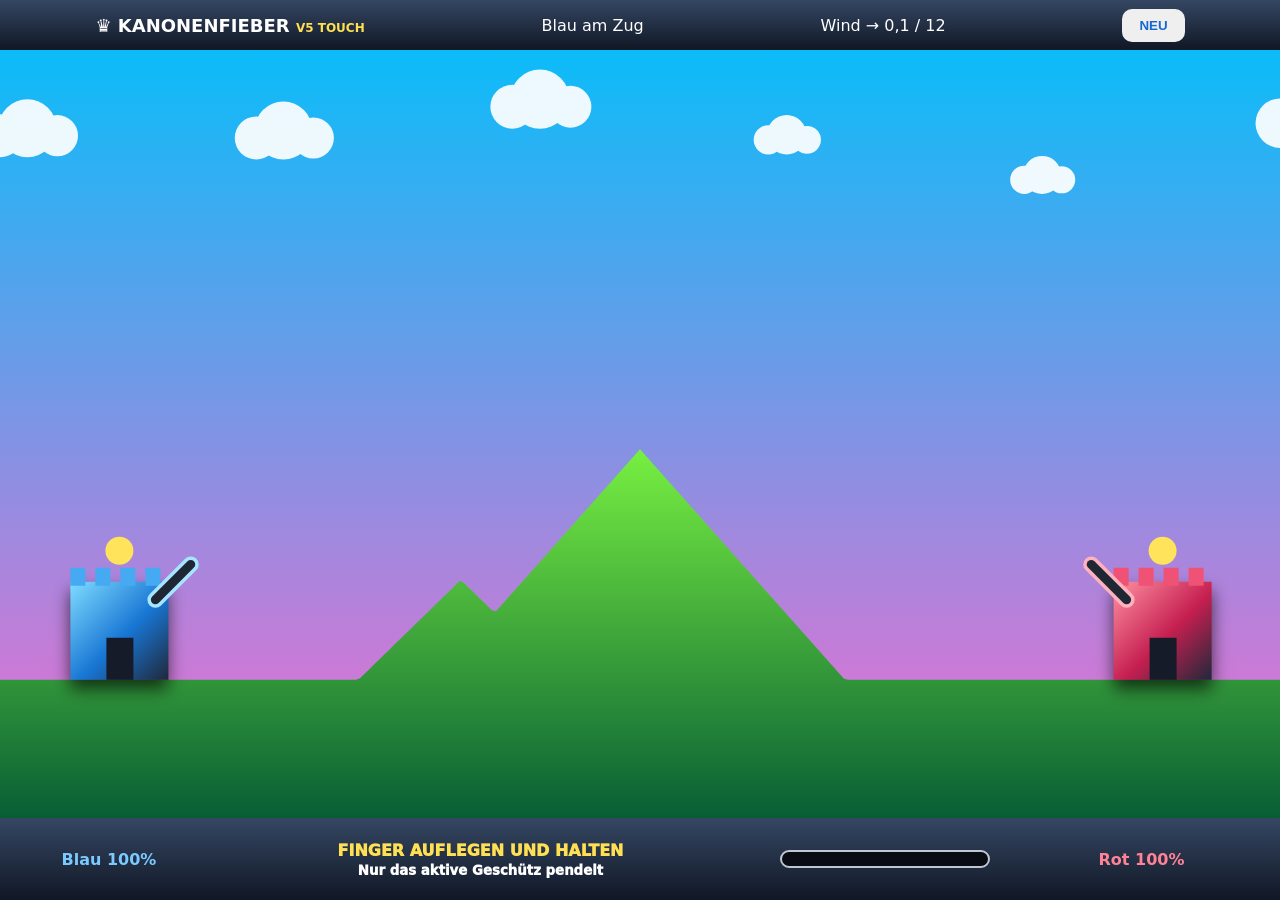
<file: index.html>
<!doctype html>
<html lang="de">
<head>
<meta charset="utf-8">
<meta name="viewport" content="width=device-width,initial-scale=1,maximum-scale=1,user-scalable=no,viewport-fit=cover">
<meta name="apple-mobile-web-app-capable" content="yes">
<title>Kanonenfieber V5 Touch</title>
<style>
*{box-sizing:border-box}html,body{margin:0;width:100%;height:100%;overflow:hidden;background:#07101c;color:#fff;font-family:system-ui,-apple-system,Segoe UI,sans-serif;touch-action:none;user-select:none;-webkit-user-select:none}#rotate{display:none}main{height:100dvh;display:grid;grid-template-rows:50px minmax(0,1fr) 82px;padding-left:env(safe-area-inset-left);padding-right:env(safe-area-inset-right)}header,footer{display:flex;align-items:center;justify-content:space-around;gap:10px;background:linear-gradient(#354763,#101725);padding:7px 12px;z-index:2}header b{font-size:18px}header em{font-style:normal;color:#ffe052;font-size:12px}button{border:0;border-radius:10px;padding:9px 17px;font-weight:900;color:#1769d2}canvas{display:block;width:100%;height:100%;touch-action:none;background:#17bfff}footer>span{width:120px;font-weight:900}.red{color:#ff8295}.blue{color:#7bc9ff}#help{min-width:380px;text-align:center;color:#ffe052;font-weight:1000}#help small{display:block;color:#fff;margin-top:3px}.meter{width:210px;height:18px;border:2px solid #bec7d2;background:#090c12;border-radius:11px;overflow:hidden}.meter i{display:block;height:100%;width:0;background:linear-gradient(90deg,#1de1ff,#ffe42e,#ff3650)}#msg{position:fixed;top:18%;left:50%;transform:translateX(-50%);font-size:42px;font-weight:1000;text-shadow:0 4px 9px #000;pointer-events:none}@media(orientation:portrait){main{display:none}#rotate{height:100%;display:flex;align-items:center;justify-content:center;text-align:center;font-size:30px;font-weight:1000}}@media(max-height:580px){main{grid-template-rows:42px minmax(0,1fr) 65px}header{font-size:12px}header b{font-size:14px}footer{padding:4px 8px}#help{min-width:300px}.meter{width:170px}}
</style>
</head>
<body>
<div id="rotate">Bitte das iPad ins Querformat drehen.</div>
<main>
<header><b>♛ KANONENFIEBER <em>V5 TOUCH</em></b><span id="turn">Blau am Zug</span><span id="wind">Wind • 0,0 / 12</span><button id="new">NEU</button></header>
<canvas id="game" aria-label="Spielfeld"></canvas>
<footer><span class="blue" id="hp0">Blau 100%</span><div id="help">FINGER AUFLEGEN UND HALTEN<small>Nur das aktive Geschütz pendelt</small></div><div class="meter"><i id="power"></i></div><span class="red" id="hp1">Rot 100%</span></footer>
<div id="msg"></div>
</main>
<script>
(function(){
'use strict';
var canvas=document.getElementById('game');
var ctx=canvas.getContext('2d');
var W=0,H=0,D=1,ground=0,last=performance.now();
var active=0,phase='ready',holding=false,aimDirection=1,powerDirection=1;
var wind=0,targetWind=0,shot=null,gameOver=false,shake=0;
var players=[{hp:100,angle:45,power:55},{hp:100,angle:45,power:55}];
var hills=[],clouds=[],particles=[];
function byId(id){return document.getElementById(id)}
function clamp(v,a,b){return Math.max(a,Math.min(b,v))}
function castle(i){return{x:i?W*0.87:W*0.055,y:ground-98,w:98,h:98}}
function pivot(i){var b=castle(i);return{x:i?b.x+13:b.x+85,y:b.y+18}}
function terrainY(px){var y=ground;for(var i=0;i<hills.length;i++){var m=hills[i],dist=Math.abs(px-m.x);if(dist<m.w)y=Math.min(y,ground-m.h*(1-dist/m.w))}return y}
function resize(){var r=canvas.getBoundingClientRect();D=Math.min(window.devicePixelRatio||1,2);W=Math.max(320,r.width);H=Math.max(200,r.height);canvas.width=Math.round(W*D);canvas.height=Math.round(H*D);ctx.setTransform(D,0,0,D,0,0);ground=H*0.82;if(!hills.length)reset()}
function reset(){players[0]={hp:100,angle:45,power:55};players[1]={hp:100,angle:45,power:55};active=0;phase='ready';holding=false;wind=0;targetWind=(Math.random()-0.5)*3;shot=null;gameOver=false;shake=0;particles=[];hills=[{x:W*0.50,w:W*0.16,h:H*0.30},{x:W*0.36,w:W*0.08,h:H*0.13}];clouds=[];for(var i=0;i<6;i++)clouds.push({x:i*W/5,y:45+Math.random()*90,s:0.6+Math.random()*0.55});updateHud();message('König Blau beginnt!',900)}
function updateHud(){byId('turn').textContent=(active?'Rot':'Blau')+' am Zug';byId('wind').textContent='Wind '+(wind<-0.1?'←':wind>0.1?'→':'•')+' '+Math.abs(wind).toFixed(1).replace('.',',')+' / 12';byId('hp0').textContent='Blau '+Math.max(0,Math.ceil(players[0].hp))+'%';byId('hp1').textContent='Rot '+Math.max(0,Math.ceil(players[1].hp))+'%';byId('power').style.width=(phase==='power'?players[active].power:0)+'%';var h=byId('help');if(phase==='ready')h.innerHTML='FINGER AUFLEGEN UND HALTEN<small>Nur das aktive Geschütz pendelt</small>';else if(phase==='aim')h.innerHTML='WINKEL '+Math.round(players[active].angle)+'°<small>Finger loslassen, um den Winkel zu speichern</small>';else if(phase==='power')h.innerHTML='KRAFT '+Math.round(players[active].power)+'%<small>Jetzt tippen, um zu schießen</small>';else if(phase==='flight')h.innerHTML='KUGEL IM FLUG<small>Die helle Linie zeigt die Flugbahn</small>';else h.innerHTML='PARTIE BEENDET<small>NEU startet ein neues Spiel</small>'}
function message(text,ms){byId('msg').textContent=text;if(ms)setTimeout(function(){if(byId('msg').textContent===text)byId('msg').textContent=''},ms)}
function burst(px,py,n,color){for(var i=0;i<n;i++){var a=Math.random()*Math.PI*2,s=30+Math.random()*180;particles.push({x:px,y:py,vx:Math.cos(a)*s,vy:Math.sin(a)*s-35,r:2+Math.random()*6,life:0.45+Math.random()*0.7,color:color||'#ff9a20'})}}
function pointerDown(e){e.preventDefault();if(gameOver||phase==='flight')return;if(phase==='ready'){phase='aim';holding=true}else if(phase==='power'){fire()}updateHud()}
function pointerUp(e){e.preventDefault();if(phase==='aim'){holding=false;phase='power';players[active].power=20;powerDirection=1;updateHud()}}
function fire(){var p=players[active],m=pivot(active),a=p.angle*Math.PI/180,side=active?-1:1;shot={x:m.x+Math.cos(a)*58*side,y:m.y-Math.sin(a)*58,vx:Math.cos(a)*p.power*5.25*side,vy:-Math.sin(a)*p.power*5.25,owner:active,age:0,path:[]};phase='flight';burst(m.x,m.y,20,'#ffd143');shake=5;updateHud()}
function hitsCastle(i){if(!shot)return false;if(i===shot.owner&&shot.age<0.5)return false;var b=castle(i);return shot.x>b.x&&shot.x<b.x+b.w&&shot.y>b.y&&shot.y<ground}
function finishShot(){var hit=hitsCastle(0)?0:(hitsCastle(1)?1:-1);burst(shot.x,shot.y,50,'#ff7b18');shake=13;if(hit>=0){players[hit].hp-=25;message(hit===shot.owner?'Eigentreffer!':'Volltreffer!',900);if(players[hit].hp<=0){gameOver=true;phase='over';message('♛ '+(hit?'Blau':'Rot')+' gewinnt! ♛',0)}}else message('Daneben!',650);shot=null;if(!gameOver){active=1-active;phase='ready';targetWind=clamp(targetWind+(Math.random()-0.5)*4,-12,12)}updateHud()}
function update(dt){if(phase==='aim'&&holding){players[active].angle+=aimDirection*44*dt;if(players[active].angle>=80){players[active].angle=80;aimDirection=-1}if(players[active].angle<=10){players[active].angle=10;aimDirection=1}}if(phase==='power'){players[active].power+=powerDirection*88*dt;if(players[active].power>=100){players[active].power=100;powerDirection=-1}if(players[active].power<=20){players[active].power=20;powerDirection=1}}wind+=(targetWind-wind)*dt*0.25;for(var c=0;c<clouds.length;c++){clouds[c].x+=wind*4*dt;if(clouds[c].x>W+100)clouds[c].x=-100;if(clouds[c].x<-100)clouds[c].x=W+100}if(shot){shot.age+=dt;shot.vx+=wind*16*dt;shot.vy+=310*dt;shot.x+=shot.vx*dt;shot.y+=shot.vy*dt;shot.path.push([shot.x,shot.y]);if(shot.path.length>120)shot.path.shift();if(hitsCastle(0)||hitsCastle(1)||shot.y>=terrainY(shot.x)||shot.x<-50||shot.x>W+50||shot.y>H+50)finishShot()}for(var i=particles.length-1;i>=0;i--){var q=particles[i];q.life-=dt;q.x+=q.vx*dt;q.y+=q.vy*dt;q.vy+=160*dt;q.r*=0.985;if(q.life<=0)particles.splice(i,1)}shake*=Math.pow(0.02,dt);updateHud()}
function drawCloud(q){ctx.fillStyle='rgba(255,255,255,.92)';ctx.beginPath();ctx.arc(q.x,q.y,23*q.s,0,Math.PI*2);ctx.arc(q.x+29*q.s,q.y-8*q.s,31*q.s,0,Math.PI*2);ctx.arc(q.x+61*q.s,q.y,22*q.s,0,Math.PI*2);ctx.fill()}
function drawCastle(i){var b=castle(i),p=players[i],grad=ctx.createLinearGradient(b.x,b.y,b.x+b.w,b.y+b.h);grad.addColorStop(0,i?'#ff91a2':'#80dcff');grad.addColorStop(0.55,i?'#c51f50':'#1876d4');grad.addColorStop(1,'#20283a');ctx.save();ctx.shadowColor='rgba(0,0,0,.65)';ctx.shadowBlur=16;ctx.shadowOffsetY=9;ctx.fillStyle=grad;ctx.fillRect(b.x,b.y,b.w,b.h);ctx.restore();ctx.fillStyle=i?'#ef5274':'#45aaf2';for(var k=0;k<4;k++)ctx.fillRect(b.x+k*25,b.y-14,15,18);ctx.fillStyle='#151b28';ctx.fillRect(b.x+36,b.y+56,27,42);ctx.fillStyle='#ffe35b';ctx.beginPath();ctx.arc(b.x+49,b.y-31,14,0,Math.PI*2);ctx.fill();var m=pivot(i),a=p.angle*Math.PI/180,side=i?-1:1;ctx.strokeStyle=i?'#ffb1bd':'#a5e5ff';ctx.lineWidth=16;ctx.lineCap='round';ctx.beginPath();ctx.moveTo(m.x,m.y);ctx.lineTo(m.x+Math.cos(a)*50*side,m.y-Math.sin(a)*50);ctx.stroke();ctx.strokeStyle='#202734';ctx.lineWidth=9;ctx.stroke();ctx.lineCap='butt'}
function draw(){ctx.save();ctx.translate((Math.random()-0.5)*shake,(Math.random()-0.5)*shake);var sky=ctx.createLinearGradient(0,0,0,H);sky.addColorStop(0,'#0bbcf9');sky.addColorStop(1,'#f66bcf');ctx.fillStyle=sky;ctx.fillRect(-20,-20,W+40,H+40);for(var i=0;i<clouds.length;i++)drawCloud(clouds[i]);var earth=ctx.createLinearGradient(0,ground-H*0.35,0,H);earth.addColorStop(0,'#83ff42');earth.addColorStop(1,'#075e35');ctx.fillStyle=earth;ctx.beginPath();ctx.moveTo(0,ground);for(var px=0;px<=W;px+=4)ctx.lineTo(px,terrainY(px));ctx.lineTo(W,H);ctx.lineTo(0,H);ctx.closePath();ctx.fill();drawCastle(0);drawCastle(1);if(shot){ctx.save();ctx.strokeStyle='#fff';ctx.shadowColor='#2decff';ctx.shadowBlur=15;ctx.lineWidth=5;ctx.setLineDash([10,6]);ctx.beginPath();for(var s=0;s<shot.path.length;s++){if(s===0)ctx.moveTo(shot.path[s][0],shot.path[s][1]);else ctx.lineTo(shot.path[s][0],shot.path[s][1])}ctx.stroke();ctx.setLineDash([]);ctx.fillStyle='#11151d';ctx.beginPath();ctx.arc(shot.x,shot.y,10,0,Math.PI*2);ctx.fill();ctx.restore()}for(var j=0;j<particles.length;j++){var f=particles[j];ctx.globalAlpha=Math.min(1,f.life*2);ctx.fillStyle=f.color;ctx.beginPath();ctx.arc(f.x,f.y,f.r,0,Math.PI*2);ctx.fill()}ctx.globalAlpha=1;ctx.restore()}
function frame(now){var dt=Math.min(0.033,(now-last)/1000);last=now;update(dt);draw();requestAnimationFrame(frame)}
canvas.addEventListener('pointerdown',pointerDown,{passive:false});canvas.addEventListener('pointerup',pointerUp,{passive:false});canvas.addEventListener('pointercancel',pointerUp,{passive:false});document.getElementById('new').addEventListener('click',function(e){e.stopPropagation();reset()});window.addEventListener('resize',resize);if('serviceWorker' in navigator){navigator.serviceWorker.getRegistrations().then(function(rs){rs.forEach(function(r){r.unregister()})});if(window.caches)caches.keys().then(function(keys){keys.forEach(function(k){caches.delete(k)})})}resize();requestAnimationFrame(frame);
})();
</script>
</body></html>
</file>
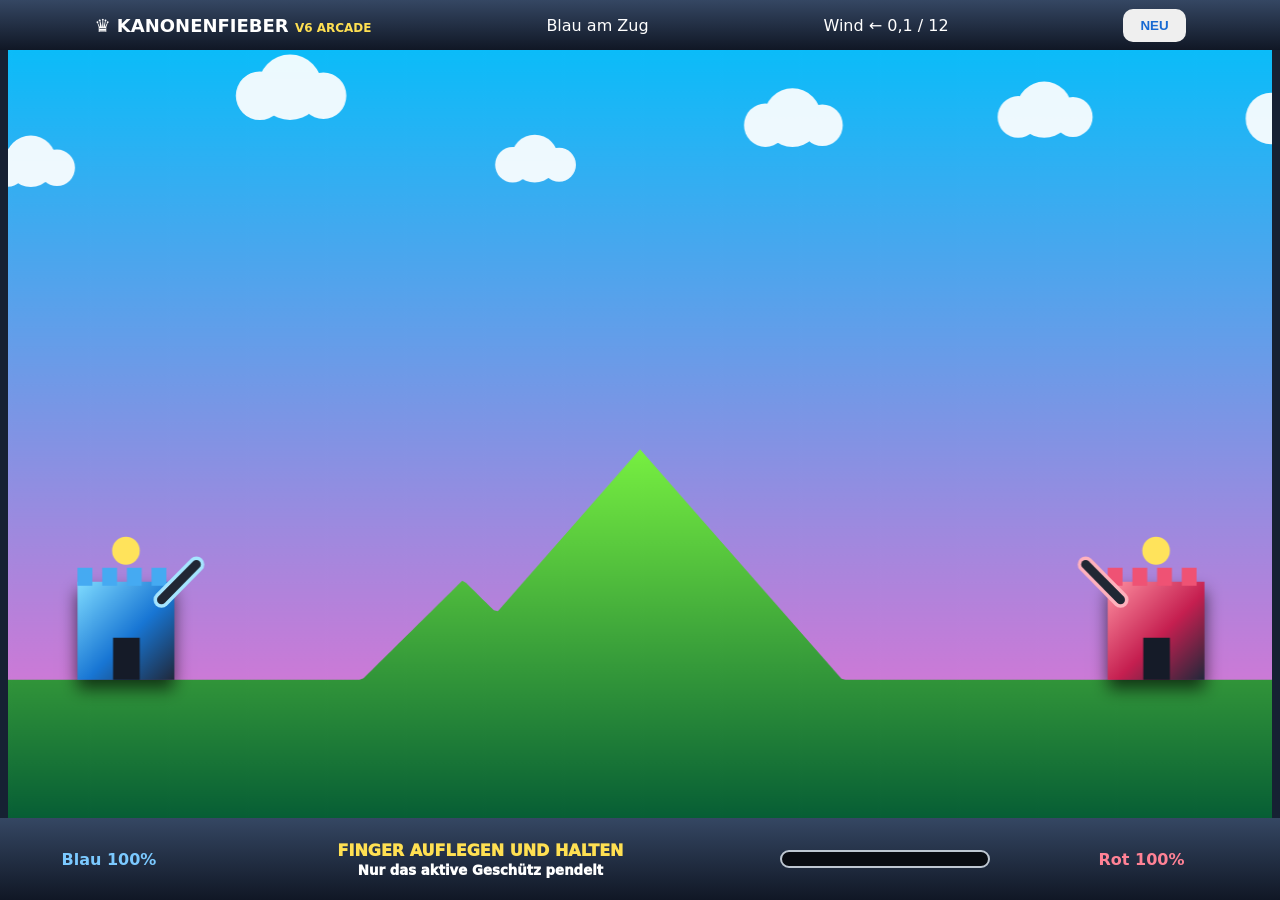
<file: index 2.html>
<!doctype html>
<html lang="de">
<head>
<meta charset="utf-8">
<meta name="viewport" content="width=device-width,initial-scale=1,maximum-scale=1,user-scalable=no,viewport-fit=cover">
<meta name="apple-mobile-web-app-capable" content="yes">
<title>Kanonenfieber V6 Arcade</title>
<style>
*{box-sizing:border-box}html,body{margin:0;width:100%;height:100%;overflow:hidden;background:#07101c;color:#fff;font-family:system-ui,-apple-system,Segoe UI,sans-serif;touch-action:none;user-select:none;-webkit-user-select:none}#rotate{display:none}main{height:100dvh;display:grid;grid-template-rows:50px minmax(0,1fr) 82px;padding-left:env(safe-area-inset-left);padding-right:env(safe-area-inset-right)}header,footer{display:flex;align-items:center;justify-content:space-around;gap:10px;background:linear-gradient(#354763,#101725);padding:7px 12px;z-index:2}header b{font-size:18px}header em{font-style:normal;color:#ffe052;font-size:12px}button{border:0;border-radius:10px;padding:9px 17px;font-weight:900;color:#1769d2}canvas{display:block;width:100%;height:100%;touch-action:none;background:#17bfff;border-left:8px solid #162133;border-right:8px solid #162133;box-shadow:inset 0 0 35px #0008}footer>span{width:120px;font-weight:900}.red{color:#ff8295}.blue{color:#7bc9ff}#help{min-width:380px;text-align:center;color:#ffe052;font-weight:1000}#help small{display:block;color:#fff;margin-top:3px}.meter{width:210px;height:18px;border:2px solid #bec7d2;background:#090c12;border-radius:11px;overflow:hidden}.meter i{display:block;height:100%;width:0;background:linear-gradient(90deg,#1de1ff,#ffe42e,#ff3650)}#msg{position:fixed;top:18%;left:50%;transform:translateX(-50%);font-size:42px;font-weight:1000;text-shadow:0 4px 9px #000;pointer-events:none}@media(orientation:portrait){main{display:none}#rotate{height:100%;display:flex;align-items:center;justify-content:center;text-align:center;font-size:30px;font-weight:1000}}@media(max-height:580px){main{grid-template-rows:42px minmax(0,1fr) 65px}header{font-size:12px}header b{font-size:14px}footer{padding:4px 8px}#help{min-width:300px}.meter{width:170px}}
</style>
</head>
<body>
<div id="rotate">Bitte das iPad ins Querformat drehen.</div>
<main>
<header><b>♛ KANONENFIEBER <em>V6 ARCADE</em></b><span id="turn">Blau am Zug</span><span id="wind">Wind • 0,0 / 12</span><button id="new">NEU</button></header>
<canvas id="game" aria-label="Spielfeld"></canvas>
<footer><span class="blue" id="hp0">Blau 100%</span><div id="help">FINGER AUFLEGEN UND HALTEN<small>Nur das aktive Geschütz pendelt</small></div><div class="meter"><i id="power"></i></div><span class="red" id="hp1">Rot 100%</span></footer>
<div id="msg"></div>
</main>
<script>
(function(){
'use strict';
var canvas=document.getElementById('game');
var ctx=canvas.getContext('2d');
var W=0,H=0,D=1,ground=0,last=performance.now();
var active=0,phase='ready',holding=false,aimDirection=1,powerDirection=1;
var wind=0,targetWind=0,shot=null,gameOver=false,shake=0;
var players=[{hp:100,angle:45,power:55},{hp:100,angle:45,power:55}];
var hills=[],clouds=[],particles=[],craters=[],debris=[];
function byId(id){return document.getElementById(id)}
function clamp(v,a,b){return Math.max(a,Math.min(b,v))}
function castle(i){return{x:i?W*0.87:W*0.055,y:ground-98,w:98,h:98}}
function pivot(i){var b=castle(i);return{x:i?b.x+13:b.x+85,y:b.y+18}}
function terrainY(px){var y=ground;for(var i=0;i<hills.length;i++){var m=hills[i],dist=Math.abs(px-m.x);if(dist<m.w)y=Math.min(y,ground-m.h*(1-dist/m.w))}for(var j=0;j<craters.length;j++){var c=craters[j],dx=Math.abs(px-c.x);if(dx<c.r){var bowl=c.depth*Math.sqrt(1-(dx*dx)/(c.r*c.r));y=Math.min(ground,y+bowl)}}return y}
function damageTerrain(px,py){var surface=terrainY(px);if(Math.abs(py-surface)<45){var r=34+Math.random()*18;craters.push({x:px,r:r,depth:r*0.72});for(var i=0;i<18;i++){var a=-Math.PI+Math.random()*Math.PI,speed=70+Math.random()*230;debris.push({x:px,y:surface-3,vx:Math.cos(a)*speed,vy:Math.sin(a)*speed-45,r:3+Math.random()*7,life:3.5})}}}
function resize(){var r=canvas.getBoundingClientRect();D=Math.min(window.devicePixelRatio||1,2);W=Math.max(320,r.width);H=Math.max(200,r.height);canvas.width=Math.round(W*D);canvas.height=Math.round(H*D);ctx.setTransform(D,0,0,D,0,0);ground=H*0.82;if(!hills.length)reset()}
function reset(){players[0]={hp:100,angle:45,power:55};players[1]={hp:100,angle:45,power:55};active=0;phase='ready';holding=false;wind=0;targetWind=(Math.random()-0.5)*3;shot=null;gameOver=false;shake=0;particles=[];craters=[];debris=[];hills=[{x:W*0.50,w:W*0.16,h:H*0.30},{x:W*0.36,w:W*0.08,h:H*0.13}];clouds=[];for(var i=0;i<6;i++)clouds.push({x:i*W/5,y:45+Math.random()*90,s:0.6+Math.random()*0.55});updateHud();message('König Blau beginnt!',900)}
function updateHud(){byId('turn').textContent=(active?'Rot':'Blau')+' am Zug';byId('wind').textContent='Wind '+(wind<-0.1?'←':wind>0.1?'→':'•')+' '+Math.abs(wind).toFixed(1).replace('.',',')+' / 12';byId('hp0').textContent='Blau '+Math.max(0,Math.ceil(players[0].hp))+'%';byId('hp1').textContent='Rot '+Math.max(0,Math.ceil(players[1].hp))+'%';byId('power').style.width=(phase==='power'?players[active].power:0)+'%';var h=byId('help');if(phase==='ready')h.innerHTML='FINGER AUFLEGEN UND HALTEN<small>Nur das aktive Geschütz pendelt</small>';else if(phase==='aim')h.innerHTML='WINKEL '+Math.round(players[active].angle)+'°<small>Finger loslassen, um den Winkel zu speichern</small>';else if(phase==='power')h.innerHTML='KRAFT '+Math.round(players[active].power)+'%<small>Jetzt tippen, um zu schießen</small>';else if(phase==='flight')h.innerHTML='KUGEL IM FLUG<small>Die helle Linie zeigt die Flugbahn</small>';else h.innerHTML='PARTIE BEENDET<small>NEU startet ein neues Spiel</small>'}
function message(text,ms){byId('msg').textContent=text;if(ms)setTimeout(function(){if(byId('msg').textContent===text)byId('msg').textContent=''},ms)}
function burst(px,py,n,color){for(var i=0;i<n;i++){var a=Math.random()*Math.PI*2,s=30+Math.random()*180;particles.push({x:px,y:py,vx:Math.cos(a)*s,vy:Math.sin(a)*s-35,r:2+Math.random()*6,life:0.45+Math.random()*0.7,color:color||'#ff9a20'})}}
function pointerDown(e){e.preventDefault();if(gameOver||phase==='flight')return;if(phase==='ready'){phase='aim';holding=true}else if(phase==='power'){fire()}updateHud()}
function pointerUp(e){e.preventDefault();if(phase==='aim'){holding=false;phase='power';players[active].power=20;powerDirection=1;updateHud()}}
function fire(){var p=players[active],m=pivot(active),a=p.angle*Math.PI/180,side=active?-1:1;shot={x:m.x+Math.cos(a)*58*side,y:m.y-Math.sin(a)*58,vx:Math.cos(a)*p.power*5.25*side,vy:-Math.sin(a)*p.power*5.25,owner:active,age:0,path:[]};phase='flight';burst(m.x,m.y,20,'#ffd143');shake=5;updateHud()}
function hitsCastle(i){if(!shot)return false;if(i===shot.owner&&shot.age<0.5)return false;var b=castle(i);return shot.x>b.x&&shot.x<b.x+b.w&&shot.y>b.y&&shot.y<ground}
function finishShot(){damageTerrain(shot.x,shot.y);var hit=hitsCastle(0)?0:(hitsCastle(1)?1:-1);burst(shot.x,shot.y,50,'#ff7b18');shake=13;if(hit>=0){players[hit].hp-=25;for(var d=0;d<22;d++){debris.push({x:shot.x,y:shot.y,vx:(Math.random()-0.5)*300,vy:-80-Math.random()*240,r:3+Math.random()*8,life:4})}message(hit===shot.owner?'Eigentreffer!':'Volltreffer!',900);if(players[hit].hp<=0){gameOver=true;phase='over';message('♛ '+(hit?'Blau':'Rot')+' gewinnt! ♛',0)}}else message('Daneben!',650);shot=null;if(!gameOver){active=1-active;phase='ready';targetWind=clamp(targetWind+(Math.random()-0.5)*4,-12,12)}updateHud()}
function update(dt){if(phase==='aim'&&holding){players[active].angle+=aimDirection*44*dt;if(players[active].angle>=80){players[active].angle=80;aimDirection=-1}if(players[active].angle<=10){players[active].angle=10;aimDirection=1}}if(phase==='power'){players[active].power+=powerDirection*88*dt;if(players[active].power>=100){players[active].power=100;powerDirection=-1}if(players[active].power<=20){players[active].power=20;powerDirection=1}}wind+=(targetWind-wind)*dt*0.25;for(var c=0;c<clouds.length;c++){clouds[c].x+=wind*16*dt;if(clouds[c].x>W+100)clouds[c].x=-100;if(clouds[c].x<-100)clouds[c].x=W+100}if(shot){shot.age+=dt;shot.vx+=wind*64*dt;shot.vy+=310*dt;shot.x+=shot.vx*dt;shot.y+=shot.vy*dt;shot.path.push([shot.x,shot.y]);if(shot.path.length>120)shot.path.shift();if(hitsCastle(0)||hitsCastle(1)||shot.y>=terrainY(shot.x)||shot.x<-50||shot.x>W+50||shot.y>H+50)finishShot()}for(var i=particles.length-1;i>=0;i--){var q=particles[i];q.life-=dt;q.x+=q.vx*dt;q.y+=q.vy*dt;q.vy+=160*dt;q.r*=0.985;if(q.life<=0)particles.splice(i,1)}for(var z=debris.length-1;z>=0;z--){var r=debris[z];r.life-=dt;r.vy+=420*dt;r.vx+=wind*2*dt;r.x+=r.vx*dt;r.y+=r.vy*dt;var gy=terrainY(r.x);if(r.y+r.r>gy&&r.vy>0){r.y=gy-r.r;r.vy*=-0.26;r.vx*=0.68}if(r.life<=0)debris.splice(z,1)}shake*=Math.pow(0.02,dt);updateHud()}
function drawCloud(q){ctx.fillStyle='rgba(255,255,255,.92)';ctx.beginPath();ctx.arc(q.x,q.y,23*q.s,0,Math.PI*2);ctx.arc(q.x+29*q.s,q.y-8*q.s,31*q.s,0,Math.PI*2);ctx.arc(q.x+61*q.s,q.y,22*q.s,0,Math.PI*2);ctx.fill()}
function drawCastle(i){var b=castle(i),p=players[i],grad=ctx.createLinearGradient(b.x,b.y,b.x+b.w,b.y+b.h);grad.addColorStop(0,i?'#ff91a2':'#80dcff');grad.addColorStop(0.55,i?'#c51f50':'#1876d4');grad.addColorStop(1,'#20283a');ctx.save();ctx.shadowColor='rgba(0,0,0,.65)';ctx.shadowBlur=16;ctx.shadowOffsetY=9;ctx.fillStyle=grad;ctx.fillRect(b.x,b.y,b.w,b.h);ctx.restore();ctx.fillStyle=i?'#ef5274':'#45aaf2';for(var k=0;k<4;k++)ctx.fillRect(b.x+k*25,b.y-14,15,18);ctx.fillStyle='#151b28';ctx.fillRect(b.x+36,b.y+56,27,42);var lost=100-p.hp;ctx.strokeStyle='#171b22';ctx.lineWidth=3;for(var q=0;q<Math.floor(lost/10);q++){var cx=b.x+12+(q*23)%75,cy=b.y+22+(q*31)%62;ctx.beginPath();ctx.moveTo(cx,cy);ctx.lineTo(cx+8,cy+7);ctx.lineTo(cx+3,cy+15);ctx.stroke()}if(p.hp<70){ctx.fillStyle='rgba(25,25,30,.55)';ctx.fillRect(b.x+5,b.y+5,(100-p.hp)*0.55,8)}ctx.fillStyle='#ffe35b';ctx.beginPath();ctx.arc(b.x+49,b.y-31,14,0,Math.PI*2);ctx.fill();var m=pivot(i),a=p.angle*Math.PI/180,side=i?-1:1;ctx.strokeStyle=i?'#ffb1bd':'#a5e5ff';ctx.lineWidth=16;ctx.lineCap='round';ctx.beginPath();ctx.moveTo(m.x,m.y);ctx.lineTo(m.x+Math.cos(a)*50*side,m.y-Math.sin(a)*50);ctx.stroke();ctx.strokeStyle='#202734';ctx.lineWidth=9;ctx.stroke();ctx.lineCap='butt'}
function draw(){ctx.save();ctx.translate((Math.random()-0.5)*shake,(Math.random()-0.5)*shake);var sky=ctx.createLinearGradient(0,0,0,H);sky.addColorStop(0,'#0bbcf9');sky.addColorStop(1,'#f66bcf');ctx.fillStyle=sky;ctx.fillRect(-20,-20,W+40,H+40);for(var i=0;i<clouds.length;i++)drawCloud(clouds[i]);var earth=ctx.createLinearGradient(0,ground-H*0.35,0,H);earth.addColorStop(0,'#83ff42');earth.addColorStop(1,'#075e35');ctx.fillStyle=earth;ctx.beginPath();ctx.moveTo(0,ground);for(var px=0;px<=W;px+=4)ctx.lineTo(px,terrainY(px));ctx.lineTo(W,H);ctx.lineTo(0,H);ctx.closePath();ctx.fill();drawCastle(0);drawCastle(1);if(shot){ctx.save();ctx.strokeStyle='#fff';ctx.shadowColor='#2decff';ctx.shadowBlur=15;ctx.lineWidth=5;ctx.setLineDash([10,6]);ctx.beginPath();for(var s=0;s<shot.path.length;s++){if(s===0)ctx.moveTo(shot.path[s][0],shot.path[s][1]);else ctx.lineTo(shot.path[s][0],shot.path[s][1])}ctx.stroke();ctx.setLineDash([]);ctx.fillStyle='#11151d';ctx.beginPath();ctx.arc(shot.x,shot.y,10,0,Math.PI*2);ctx.fill();ctx.restore()}for(var r=0;r<debris.length;r++){var db=debris[r];ctx.save();ctx.translate(db.x,db.y);ctx.rotate((db.x+db.y)*0.04);var dg=ctx.createLinearGradient(-db.r,-db.r,db.r,db.r);dg.addColorStop(0,'#d8c5a4');dg.addColorStop(1,'#3b342d');ctx.fillStyle=dg;ctx.fillRect(-db.r,-db.r,db.r*2,db.r*1.5);ctx.restore()}for(var j=0;j<particles.length;j++){var f=particles[j];ctx.globalAlpha=Math.min(1,f.life*2);ctx.fillStyle=f.color;ctx.beginPath();ctx.arc(f.x,f.y,f.r,0,Math.PI*2);ctx.fill()}ctx.globalAlpha=1;ctx.restore()}
function frame(now){var dt=Math.min(0.033,(now-last)/1000);last=now;update(dt);draw();requestAnimationFrame(frame)}
canvas.addEventListener('pointerdown',pointerDown,{passive:false});canvas.addEventListener('pointerup',pointerUp,{passive:false});canvas.addEventListener('pointercancel',pointerUp,{passive:false});document.getElementById('new').addEventListener('click',function(e){e.stopPropagation();reset()});window.addEventListener('resize',resize);if('serviceWorker' in navigator){navigator.serviceWorker.getRegistrations().then(function(rs){rs.forEach(function(r){r.unregister()})});if(window.caches)caches.keys().then(function(keys){keys.forEach(function(k){caches.delete(k)})})}resize();requestAnimationFrame(frame);
})();
</script>
</body></html>
</file>
